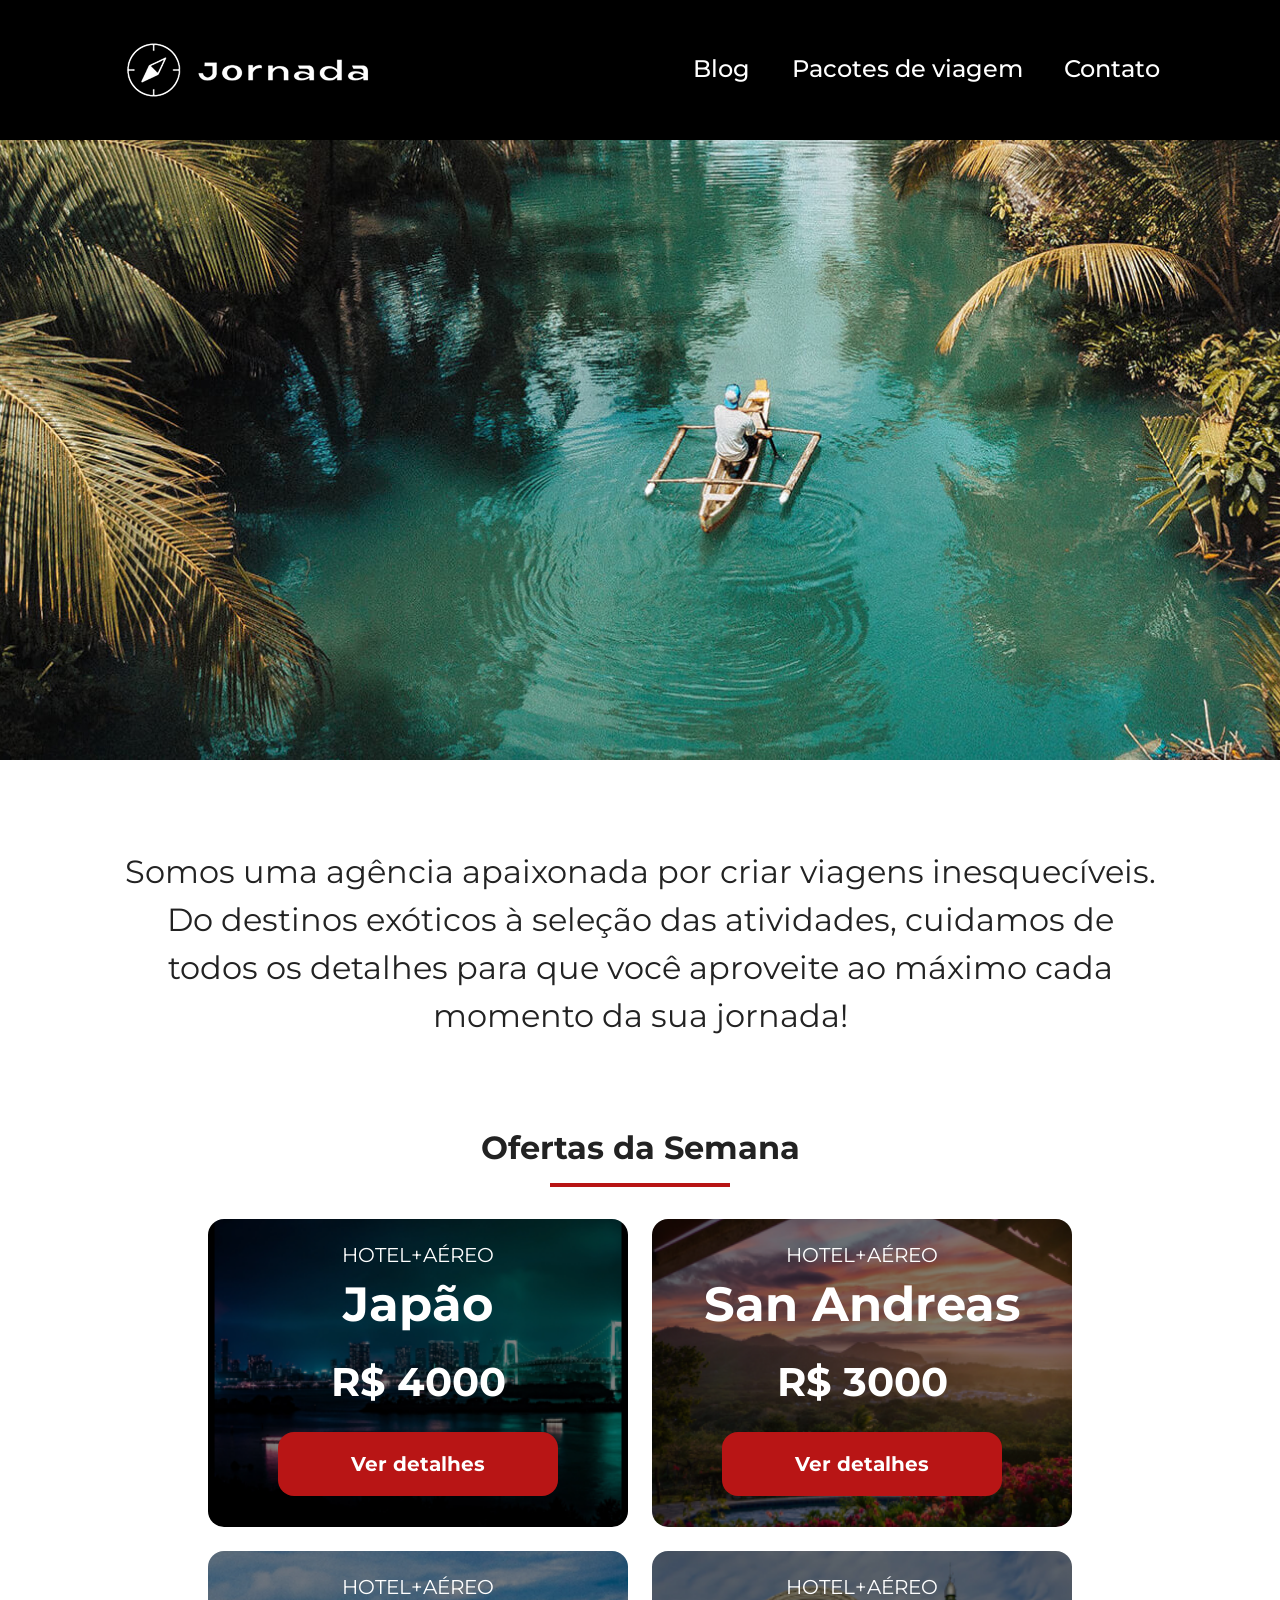
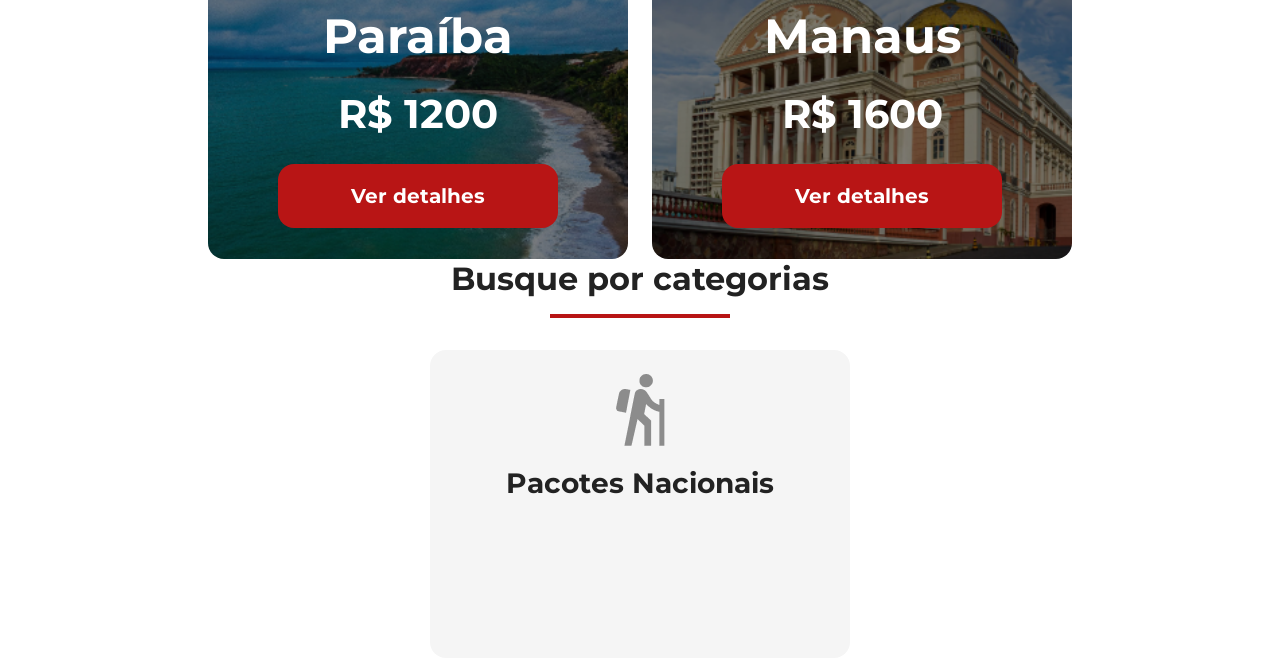
<file: index.html>
<!doctype html>
<html lang="pt-BR">
  <head>
    <meta charset="UTF-8" />
    <meta name="viewport" content="width=device-width, initial-scale=1.0" />
    <title>Jornada de Viagens</title>
    <link rel="stylesheet" href="css/styles.css" />
  </head>
  <body>
    <header>
      <a class="logo" href="index.html" title="voltar para a pagina inicial">
        <img
          class="img-mobile"
          src="img/bussola-jornada-branca.png"
          alt="Logo da Jornada de Viagens"
        />
        <img
          class="img-desktop"
          src="img/bussola-texto-jornada-branca.png"
          alt="Bussola Logo da Jornada de Viagens branca"
        />
      </a>
      <div class="navigation-menu">
        <label for="menu">
          <img src="img/menu_hamburguer.png" alt="menu" />
        </label>
        <input type="checkbox" id="menu" hidden />
        <nav>
          <ul class="list-links">
            <li>
              <a href="blog.html" target="_blank" title="Acessar Blog">Blog</a>
            </li>
            <li>
              <a
                href="pacotes.html"
                target="_blank"
                title="Acessar Pacotes de viagens"
                >Pacotes de viagem</a
              >
            </li>
            <li>
              <a href="contato.html" target="_blank" title="Acessar Contato"
                >Contato</a
              >
            </li>
          </ul>
        </nav>
      </div>
    </header>
    <section class="hero">
      <div class="hero-img"></div>
      <h2>
        Somos uma agência apaixonada por criar viagens inesquecíveis. Do
        destinos exóticos à seleção das atividades, cuidamos de todos os
        detalhes para que você aproveite ao máximo cada momento da sua jornada!
      </h2>
    </section>
    <section class="offers">
      <div class="section-title">
        <h2>Ofertas da Semana</h2>
        <hr />
      </div>
      <div class="offers-cards">
        <article class="card japan">
          <header>
            <p>HOTEL+AÉREO</p>
            <h3>Japão <br /><span>R$ 4000</span></h3>
          </header>
          <footer>
            <a href="#" class="button">Ver detalhes</a>
          </footer>
        </article>
        <article class="card san-andreas">
          <header>
            <p>HOTEL+AÉREO</p>
            <h3>San Andreas <br /><span>R$ 3000</span></h3>
          </header>
          <footer>
            <a href="#" class="button">Ver detalhes</a>
          </footer>
        </article>
        <article class="card paraiba">
          <header>
            <p>HOTEL+AÉREO</p>
            <h3>Paraíba <br /><span>R$ 1200</span></h3>
          </header>
          <footer>
            <a href="#" class="button">Ver detalhes</a>
          </footer>
        </article>
        <article class="card manaus">
          <header>
            <p>HOTEL+AÉREO</p>
            <h3>Manaus <br /><span>R$ 1600</span></h3>
          </header>
          <footer>
            <a href="#" class="button">Ver detalhes</a>
          </footer>
        </article>
      </div>
    </section>

    <section class="categories">
      <div class="section-title">
        <h2>Busque por categorias</h2>
        <hr />
      </div>
      <div class="categories-cards">
        <a
          class="card"
          href="#"
          target="_blank"
          title="Busque Pela categoria Pacotes Intenacionais"
        >
          <img
            src="img/ícone - pacotes_nacionais.png"
            alt="icone cinza de uma pessoa andando"
          />
          <h3>Pacotes Nacionais</h3>
        </a>
      </div>
    </section>
  </body>
</html>
</file>
<file: css/styles.css>
@import url(global.css);
@import url(header.css);
@import url(hero.css);
@import url(offers.css);
@import url(categories.css);
</file>
